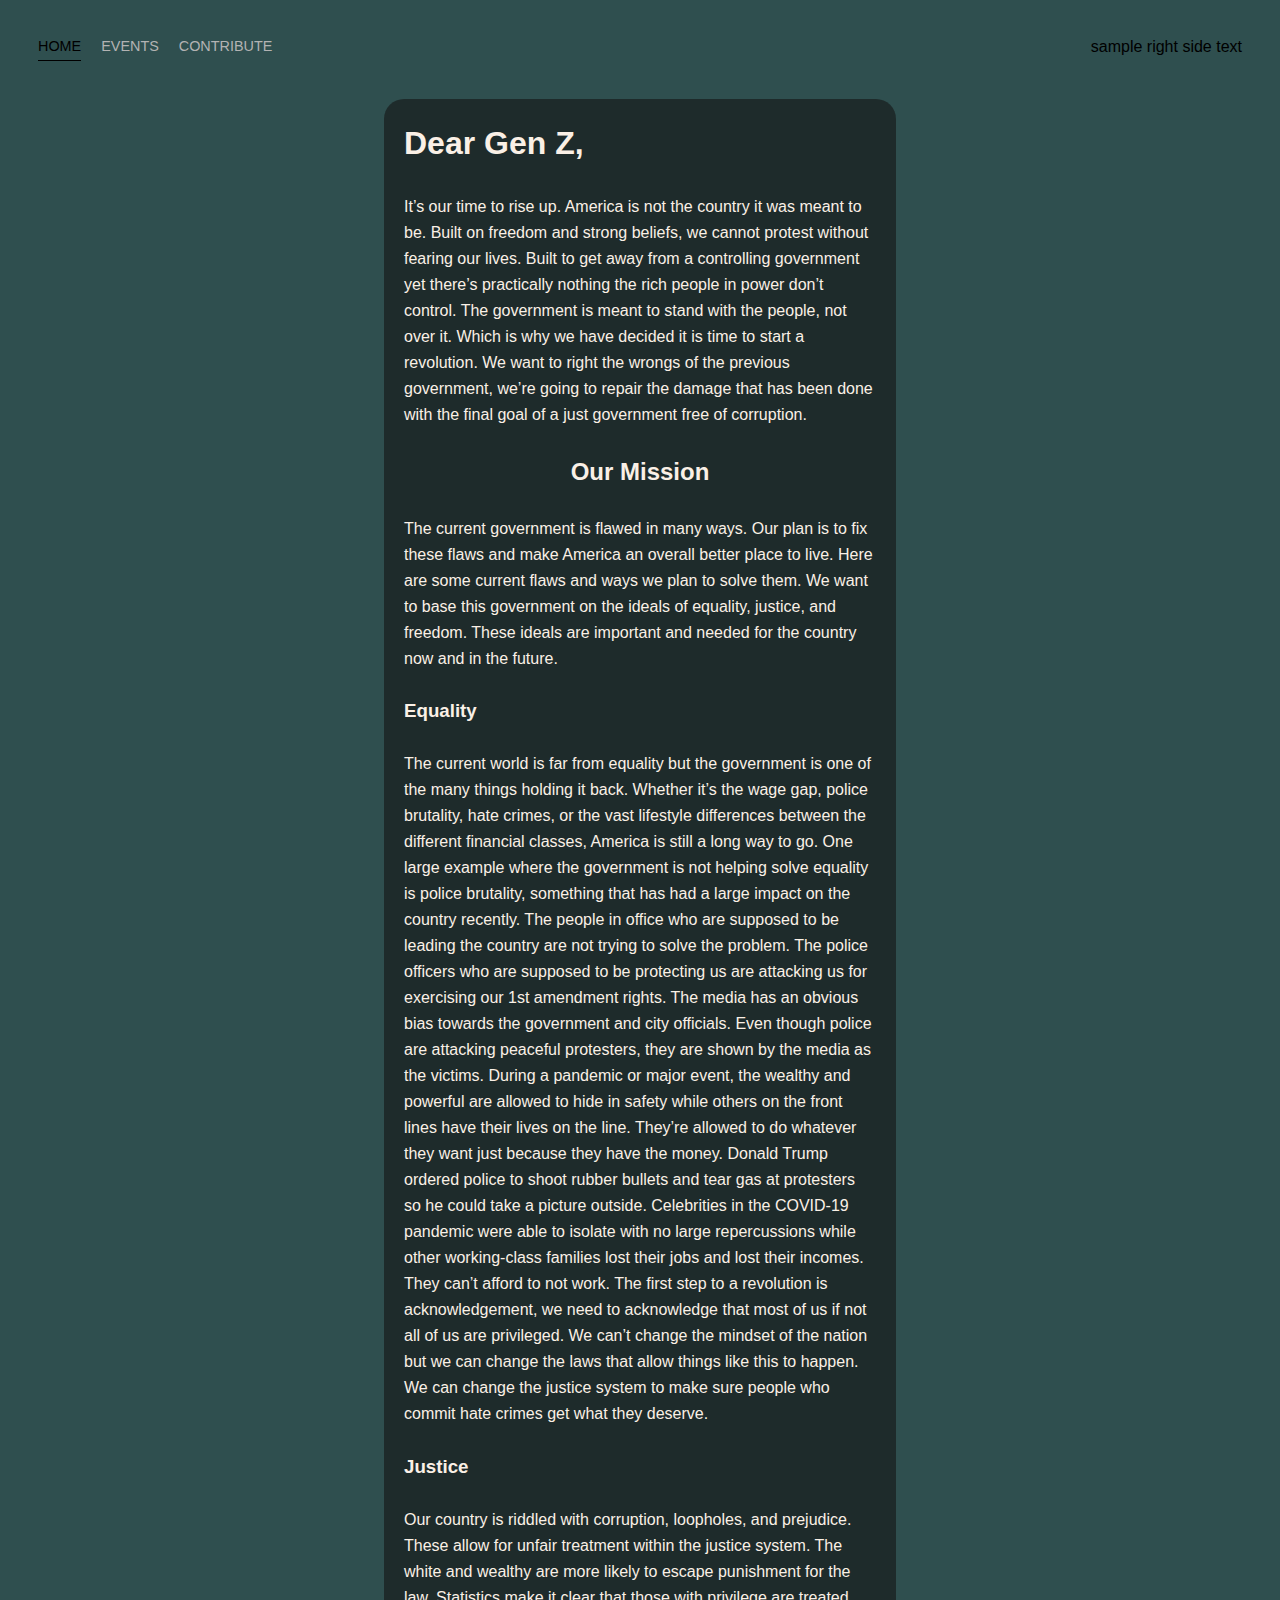
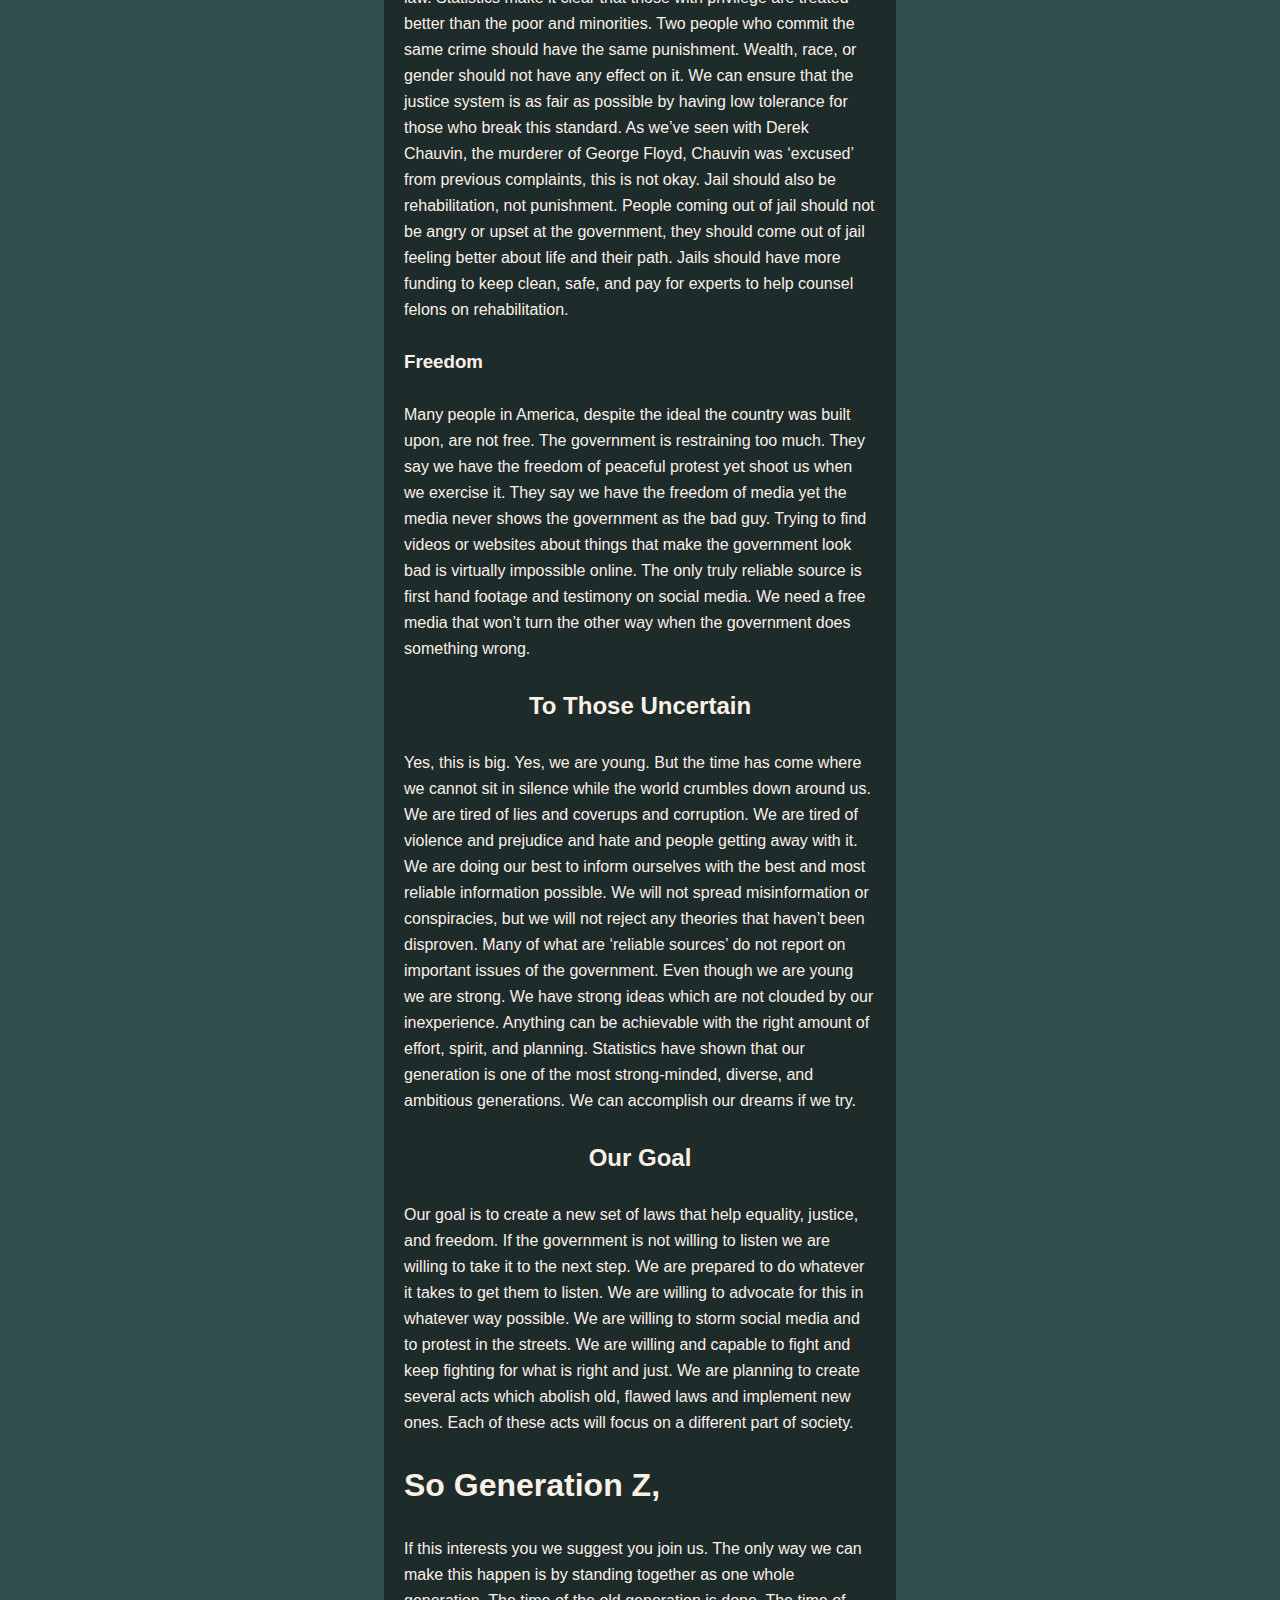
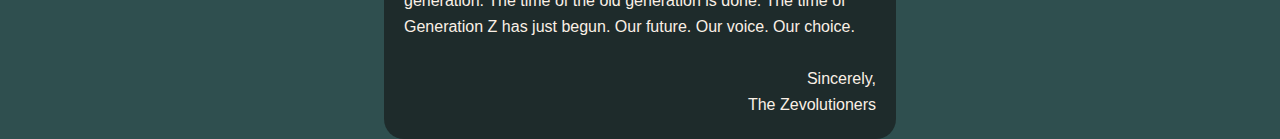
<file: index.html>
<DOCTYPE! html>
<html>
<head>
	<meta charset="utf-8" />
	<title>Zevolution</title>
	<link rel="stylesheet" href="styles.css">
</head>
<body>
	<div class="container">
		<div class="nav-wrapper">
			<div class="left-side">
				<div class="nav-link-wrapper active-nav-link">
					<a href="index.html">Home</a>
				</div>
		
				<div class="nav-link-wrapper">
					<a href="events.html">Events</a>
				</div>

				<div class="nav-link-wrapper">
                    <a href="contribute.html">Contribute</a>
                </div>
			</div>
	
			<div class="right-side">
				<div class="brand">
					sample right side text
				</div>
			</div>
		</div>

		<div class="letter-container">
			<h1 class="letter-header-left";>Dear Gen Z,</h1>
			<p class="letter-content">
				It’s our time to rise up. America is not the country it was meant to be. Built on freedom and strong beliefs, we cannot protest without fearing our lives. Built to get away from a controlling government yet there’s practically nothing the rich people in power don’t control. The government is meant to stand with the people, not over it. Which is why we have decided it is time to start a revolution.
				We want to right the wrongs of the previous government, we’re going to repair the damage that has been done with the final goal of a just government free of corruption. 
			</p>

			<h2 class="letter-header-center";>Our Mission</h2>
			<p class="letter-content">
				The current government is flawed in many ways. Our plan is to fix these flaws and make America an overall better place to live. Here are some current flaws and ways we plan to solve them.
				We want to base this government on the ideals of equality, justice, and freedom. These ideals are important and needed for the country now and in the future.
			</p>

			<h3 class="letter-header-left">Equality</h3>
			<p class="letter-content">
				The current world is far from equality but the government is one of the many things holding it back. Whether it’s the wage gap, police brutality, hate crimes, or the vast lifestyle differences between the different financial classes, America is still a long way to go.
				One large example where the government is not helping solve equality is police brutality, something that has had a large impact on the country recently. The people in office who are supposed to be leading the country are not trying to solve the problem. The police officers who are supposed to be protecting us are attacking us for exercising our 1st amendment rights.				
				The media has an obvious bias towards the government and city officials. Even though police are attacking peaceful protesters, they are shown by the media as the victims.				
				During a pandemic or major event, the wealthy and powerful are allowed to hide in safety while others on the front lines have their lives on the line. They’re allowed to do whatever they want just because they have the money. Donald Trump ordered police to shoot rubber bullets and tear gas at protesters so he could take a picture outside. Celebrities in the COVID-19 pandemic were able to isolate with no large repercussions while other working-class families lost their jobs and lost their incomes. They can’t afford to not work.				
				The first step  to a revolution is acknowledgement, we need to acknowledge that most of us if not all of us are privileged. We can’t change the mindset of the nation but we can change the laws that allow things like this to happen. We can change the justice system to make sure people who commit hate crimes get what they deserve. 
			</p>

			<h3 class="letter-header-left">Justice</h3>
			<p class="letter-content">
				Our country is riddled with corruption, loopholes, and prejudice. These allow for unfair treatment within the justice system. The white and wealthy are more likely to escape punishment for the law. Statistics make it clear that those with privilege are treated better than the poor and minorities.
				Two people who commit the same crime should have the same punishment. Wealth, race, or gender should not have any effect on it. We can ensure that the justice system is as fair as possible by having low tolerance for those who break this standard. As we’ve seen with Derek Chauvin, the murderer of George Floyd, Chauvin was ‘excused’ from previous complaints, this is not okay.				
				Jail should also be rehabilitation, not punishment. People coming out of jail should not be angry or upset at the government, they should come out of jail feeling better about life and their path. Jails should have more funding to keep clean, safe, and pay for experts to help counsel felons on rehabilitation.
			</p>

			<h3 class="letter-header-left">Freedom</h3>
			<p class="letter-content">
				Many people in America, despite the ideal the country was built upon, are not free. The government is restraining too much. They say we have the freedom of peaceful protest yet shoot us when we exercise it. They say we have the freedom of media yet the media never shows the government as the bad guy.
				Trying to find videos or websites about things that make the government look bad is virtually impossible online. The only truly reliable source is first hand footage and testimony on social media.				
				We need a free media that won’t turn the other way when the government does something wrong.
			</p>

			<h2 class="letter-header-center">To Those Uncertain</h2>
			<p class="letter-content">
				Yes, this is big. Yes, we are young. But the time has come where we cannot sit in silence while the world crumbles down around us. We are tired of lies and coverups and corruption. We are tired of violence and prejudice and hate and people getting away with it. 
				We are doing our best to inform ourselves with the best and most reliable information possible. We will not spread misinformation or conspiracies, but we will not reject any theories that haven’t been disproven. Many of what are ‘reliable sources’ do not report on important issues of the government.				
				Even though we are young we are strong. We have strong ideas which are not clouded by our inexperience. Anything can be achievable with the right amount of effort, spirit, and planning. Statistics have shown that our generation is one of the most strong-minded, diverse, and ambitious generations. We can accomplish our dreams if we try.
			</p>
			<h2 class="letter-header-center">Our Goal</h2>
			<p class="letter-content">
				Our goal is to create a new set of laws that help equality, justice, and freedom. If the government is not willing to listen we are willing to take it to the next step. We are prepared to do whatever it takes to get them to listen.
				We are willing to advocate for this in whatever way possible. We are willing to storm social media and to protest in the streets. We are willing and capable to fight and keep fighting for what is right and just.				
				We are planning to create several acts which abolish old, flawed laws and implement new ones. Each of these acts will focus on a different part of society.
			</p>

			<h1 class="letter-header-left">So Generation Z,</h1>
			<p class="letter-content">
				If this interests you we suggest you join us. The only way we can make this happen is by standing together as one whole generation. The time of the old generation is done. The time of Generation Z has just begun.
				Our future. Our voice. Our choice.
			</p>

			<p class="letter-content-right">
				Sincerely, <br> The Zevolutioners
			</p>
		</div>
	</div>

	<!-- <button onclick="revealMessage()">Click me!</button>
	<p id="hiddenMessage" style="display:none">You are going on a cruise</p> -->
</body>
<script src="js/script.js"></script>
</html>
</file>
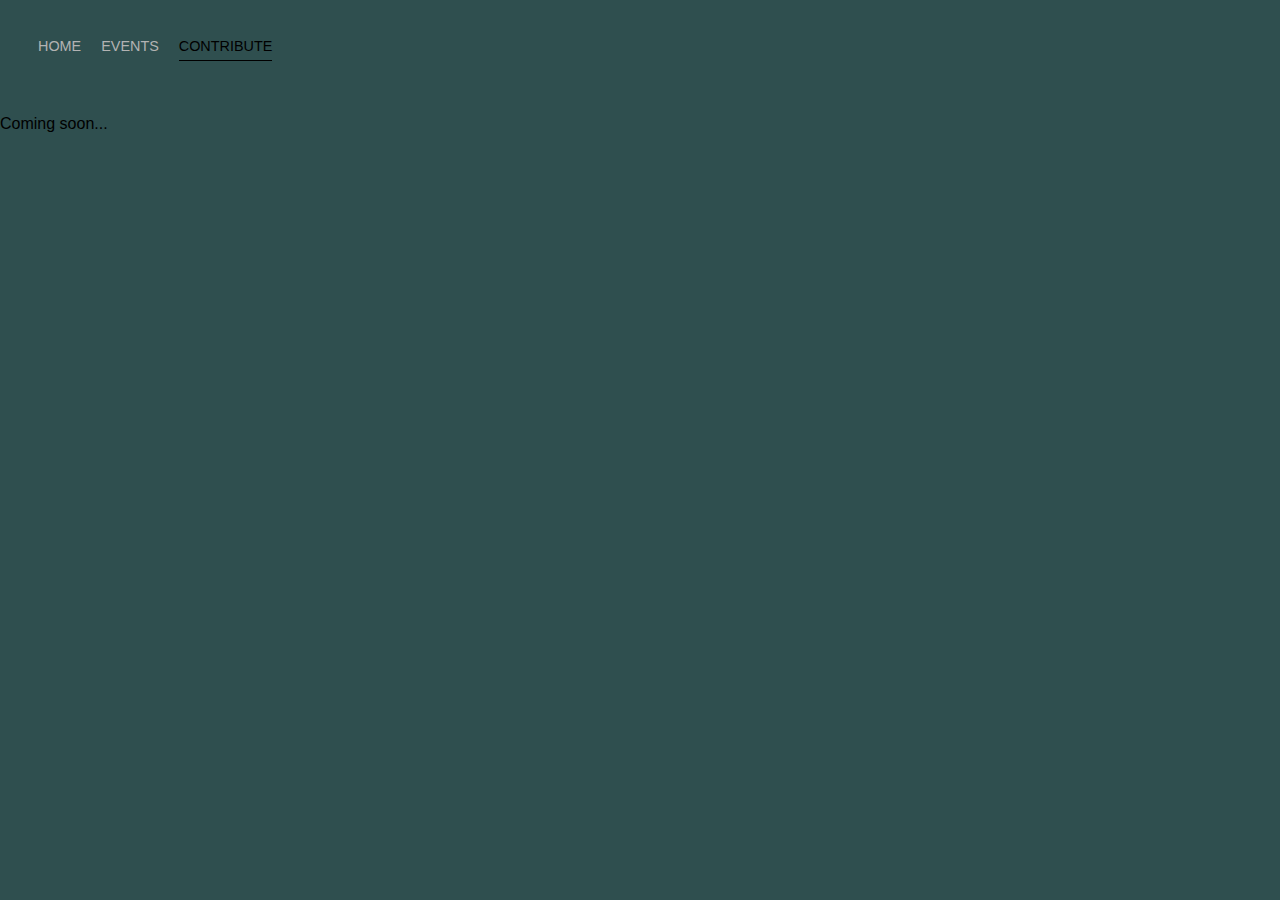
<file: contribute.html>
<DOCTYPE! html>
<html>
<head>
	<meta charset="utf-8" />
    <title>Zevolution</title>
    <link rel="stylesheet" href="styles.css">
</head>
<body>  
    <div class="container">
        <div class="nav-wrapper">
            <div class="left-side">
                <div class="nav-link-wrapper">
                    <a href="index.html">Home</a>
                </div>
        
                <div class="nav-link-wrapper">
                    <a href="events.html">Events</a>
                </div>

                <div class="nav-link-wrapper active-nav-link">
                    <a href="contribute.html">Contribute</a>
                </div>
            </div>
        </div>
    </div>
    
	<p>Coming soon...</p>
</body>
<script src="js/script.js"></script>
</html>
</file>
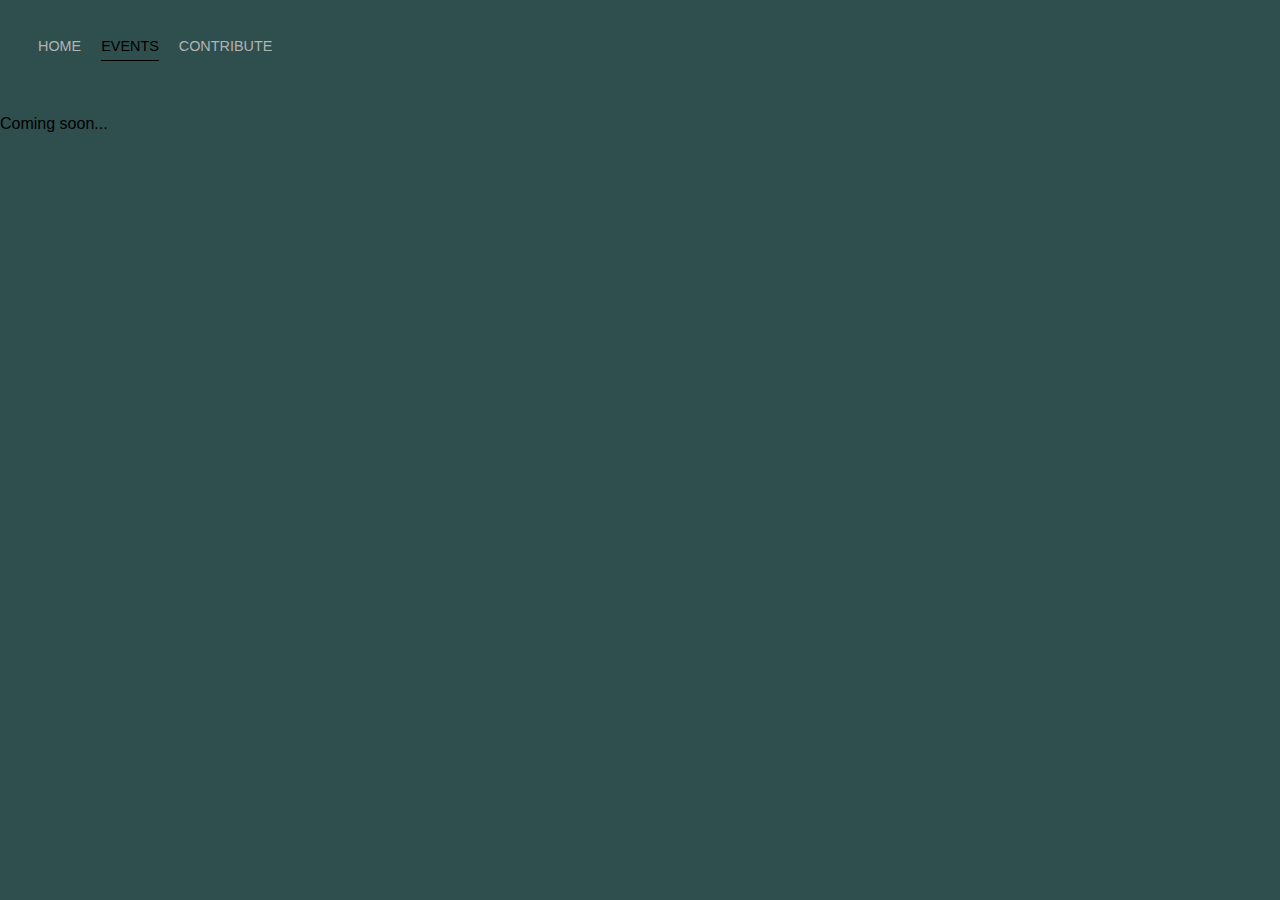
<file: events.html>
<DOCTYPE! html>
<html>
<head>
	<meta charset="utf-8" />
    <title>Zevolution</title>
    <link rel="stylesheet" href="styles.css">
</head>
<body>  
    <div class="container">
        <div class="nav-wrapper">
            <div class="left-side">
                <div class="nav-link-wrapper">
                    <a href="index.html">Home</a>
                </div>
        
                <div class="nav-link-wrapper active-nav-link">
                    <a href="events.html">Events</a>
                </div>

                <div class="nav-link-wrapper">
                    <a href="contribute.html">Contribute</a>
                </div>
            </div>
        </div>
    </div>
    
	<p>Coming soon...</p>
</body>
<script src="js/script.js"></script>
</html>
</file>
<file: styles.css>
body {
    font-family: "Lato", sans-serif;
    margin: 0px;
    background-color: darkslategrey;
}

.container {
    display: grid;
    grid-template-columns: 1fr;
}

.nav-wrapper {
    display: flex;
    justify-content: space-between;
    padding: 38px;
}

.left-side {
    display: flex;
}

.nav-wrapper > .left-side > div {
    margin-right: 20px;
    text-transform: uppercase;
    font-size: 0.9rem;
}

.nav-link-wrapper {
    height: 22px;
    border-bottom: 1px solid transparent;
    transition: border-bottom 0.5s;
}

.active-nav-link {
    border-bottom: 1px solid black;
}

.active-nav-link a {
    color: black !important;
}

.nav-link-wrapper a {
    color: #b3b3b3;
    text-decoration: none;
    transition: color 0.5s;
}

.nav-link-wrapper:hover {
    border-bottom: 1px solid black;
}

.nav-link-wrapper a:hover {
    color: black;
}

.letter-container {
    background-color: rgba(20, 20, 20, 0.6);
    justify-content: center;
    border-radius: 20px;
    width: 40%;
    margin: auto;
    font-family: 'Lucida Sans Unicode', 'Lucida Grande', sans-serif;
    
}

.letter-header-left {
    color: linen;
    text-align: left;
    padding: 5px 20px 5px 20px;
}

.letter-header-center {
    color: linen;
    text-align: center;
    padding: 5px 20px 5px 20px;
}

.letter-header-right {
    color: linen;
    text-align: right;
    padding: 5px 20px 5px 20px;
}

.letter-content {
    color: linen;
    line-height: 26px;
    padding: 5px 20px 5px 20px;
}

.letter-content-right {
    color: linen;
    line-height: 26px;
    padding: 5px 20px 5px 20px;
    text-align: right;
}
</file>
